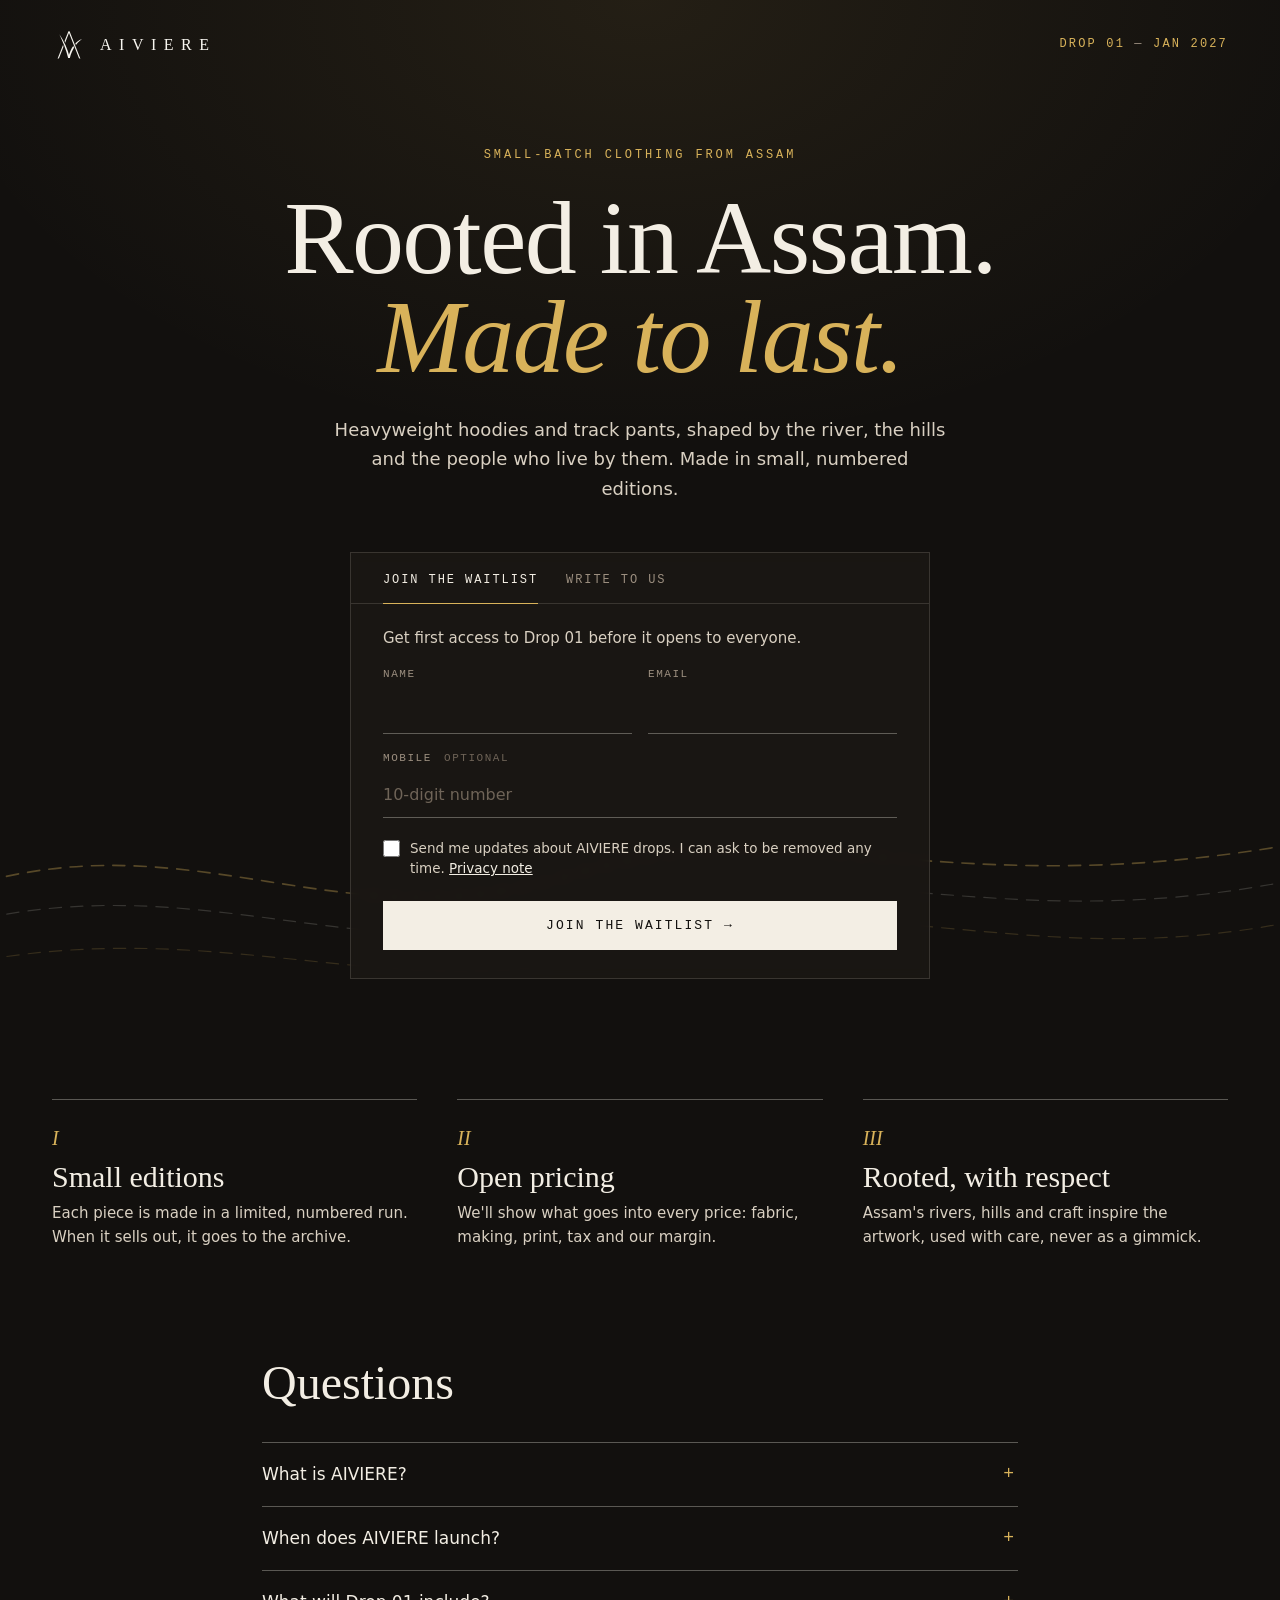
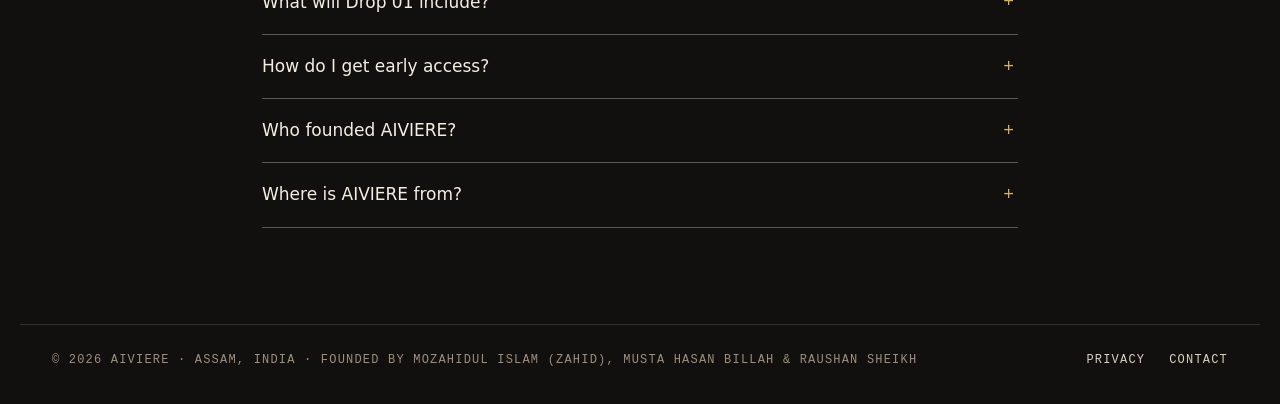
<file: index.html>
<!doctype html>
<html lang="en">
<head>
<meta charset="utf-8">
<meta http-equiv="Content-Security-Policy" content="default-src 'self'; style-src 'self' https://fonts.googleapis.com; font-src https://fonts.gstatic.com; img-src 'self' data:; script-src 'self'; connect-src https://api.web3forms.com; form-action 'none'; base-uri 'self'">
<meta name="viewport" content="width=device-width, initial-scale=1">
<title>AIVIERE — Clothing from Assam · Drop 01, January 2027</title>
<meta name="description" content="AIVIERE is a small-batch clothing label from Assam, India: heavyweight hoodies and track pants in limited, numbered editions. Drop 01 opens January 2027. Join the waitlist for early access.">
<link rel="canonical" href="https://aiviere.in/">
<meta name="theme-color" content="#12100E">
<meta property="og:type" content="website">
<meta property="og:site_name" content="AIVIERE">
<meta property="og:title" content="AIVIERE — Drop 01, January 2027">
<meta property="og:description" content="A small-batch clothing label from Assam. Join the waitlist for early access to Drop 01.">
<meta property="og:url" content="https://aiviere.in/">
<meta property="og:image" content="https://aiviere.in/assets/og-image.png">
<meta name="robots" content="index, follow">
<meta name="author" content="Mozahidul Islam (Zahid), Musta Hasan Billah and Raushan Sheikh">
<meta property="og:locale" content="en_IN">
<meta property="og:image:width" content="1200">
<meta property="og:image:height" content="630">
<meta property="og:image:alt" content="AIVIERE monogram">
<meta name="twitter:card" content="summary_large_image">
<meta name="twitter:title" content="AIVIERE — Drop 01, January 2027">
<meta name="twitter:description" content="A small-batch clothing label from Assam. Join the waitlist for early access to Drop 01.">
<meta name="twitter:image" content="https://aiviere.in/assets/og-image.png">
<script type="application/ld+json">
{
 "@context": "https://schema.org",
 "@graph": [
  {
   "@type": "Organization",
   "@id": "https://aiviere.in/#org",
   "name": "AIVIERE",
   "alternateName": "Aiviere",
   "url": "https://aiviere.in/",
   "logo": "https://aiviere.in/assets/og-image.png",
   "description": "Small-batch clothing label from Assam, India. Heavyweight hoodies and track pants in limited, numbered editions.",
   "address": {
    "@type": "PostalAddress",
    "addressRegion": "Assam",
    "addressCountry": "IN"
   },
   "founder": [
    {
     "@type": "Person",
     "name": "Mozahidul Islam",
     "alternateName": "Zahid",
     "jobTitle": "Founder",
     "worksFor": {
      "@id": "https://aiviere.in/#org"
     },
     "sameAs": [
      "https://www.instagram.com/__zahid02/",
      "https://www.linkedin.com/in/mozahidul-islam-23ba0a2b8/"
     ]
    },
    {
     "@type": "Person",
     "name": "Musta Hasan Billah",
     "jobTitle": "Co-founder",
     "worksFor": {
      "@id": "https://aiviere.in/#org"
     },
     "sameAs": [
      "https://www.instagram.com/be_a_billah/",
      "https://www.linkedin.com/in/musta-hasan-billah-656588335/"
     ]
    },
    {
     "@type": "Person",
     "name": "Raushan Sheikh",
     "jobTitle": "Co-founder",
     "worksFor": {
      "@id": "https://aiviere.in/#org"
     }
    }
   ]
  },
  {
   "@type": "WebSite",
   "@id": "https://aiviere.in/#website",
   "name": "AIVIERE",
   "url": "https://aiviere.in/",
   "inLanguage": "en-IN",
   "publisher": {
    "@id": "https://aiviere.in/#org"
   }
  },
  {
   "@type": "FAQPage",
   "@id": "https://aiviere.in/#faq",
   "mainEntity": [
    {
     "@type": "Question",
     "name": "What is AIVIERE?",
     "acceptedAnswer": {
      "@type": "Answer",
      "text": "AIVIERE is a small-batch clothing label from Assam, India. We make heavyweight hoodies and track pants in limited, numbered editions, with artwork inspired by Assam's rivers, hills and people."
     }
    },
    {
     "@type": "Question",
     "name": "When does AIVIERE launch?",
     "acceptedAnswer": {
      "@type": "Answer",
      "text": "Our first collection, Drop 01, opens in January 2027 on aiviere.in."
     }
    },
    {
     "@type": "Question",
     "name": "What will Drop 01 include?",
     "acceptedAnswer": {
      "@type": "Answer",
      "text": "Drop 01 is five pieces: three heavyweight hoodies and two pairs of track pants, each made in a limited, numbered edition."
     }
    },
    {
     "@type": "Question",
     "name": "How do I get early access?",
     "acceptedAnswer": {
      "@type": "Answer",
      "text": "Join the waitlist on this page. Waitlist members get first access to Drop 01 before it opens to everyone, and a note when it goes live."
     }
    },
    {
     "@type": "Question",
     "name": "Who founded AIVIERE?",
     "acceptedAnswer": {
      "@type": "Answer",
      "text": "AIVIERE was founded in Assam by Mozahidul Islam (known as Zahid), founder, with co-founders Musta Hasan Billah and Raushan Sheikh."
     }
    },
    {
     "@type": "Question",
     "name": "Where is AIVIERE from?",
     "acceptedAnswer": {
      "@type": "Answer",
      "text": "AIVIERE is from Assam, in northeast India. The Brahmaputra, the hills and the craft of the region shape every design."
     }
    }
   ]
  }
 ]
}
</script>
<link rel="icon" href="assets/monogram-chocolate.svg" type="image/svg+xml">
<link rel="apple-touch-icon" href="assets/og-image.png">
<link rel="preconnect" href="https://fonts.googleapis.com">
<link rel="preconnect" href="https://fonts.gstatic.com" crossorigin>
<link href="https://fonts.googleapis.com/css2?family=Cormorant+Garamond:ital,wght@0,400;0,500;1,400&family=DM+Mono:wght@400;500&family=Hanken+Grotesk:wght@400;500;600&display=swap" rel="stylesheet">
<link rel="stylesheet" href="styles.css">
</head>
<body>

<header class="site-header">
  <a href="./" class="brand" aria-label="AIVIERE home">
    <img src="assets/monogram-ivory.svg" alt="" width="34" height="34">
    <img src="assets/wordmark-ivory.svg" alt="AIVIERE" class="wordmark">
  </a>
  <span class="header-note">Drop 01 <span class="sep">—</span> Jan 2027</span>
</header>

<main>
  <section class="hero">
    <svg class="river" viewBox="0 0 1440 600" preserveAspectRatio="none" aria-hidden="true">
      <path class="r r1" d="M-40,420 C220,360 380,470 640,410 C900,350 1060,440 1480,380"></path>
      <path class="r r2" d="M-40,450 C240,400 420,500 680,440 C940,380 1120,470 1480,410"></path>
      <path class="r r3" d="M-40,485 C260,440 460,530 720,470 C980,410 1160,500 1480,445"></path>
    </svg>

    <div class="hero-inner">
      <p class="eyebrow">Small-batch clothing from Assam</p>
      <h1>Rooted in Assam.<br><em>Made to last.</em></h1>
      <p class="lede">Heavyweight hoodies and track pants, shaped by the river, the hills and the people who live by them. Made in small, numbered editions.</p>

      <div class="card" id="join">
        <div class="tabs" role="tablist" aria-label="Choose a form">
          <button type="button" role="tab" id="tab-waitlist" aria-controls="form-waitlist" aria-selected="true" class="tab">Join the waitlist</button>
          <button type="button" role="tab" id="tab-contact" aria-controls="form-contact" aria-selected="false" class="tab" tabindex="-1">Write to us</button>
        </div>

        <form id="form-waitlist" class="form" role="tabpanel" aria-labelledby="tab-waitlist" novalidate>
          <input type="hidden" name="type" value="waitlist">
          <div class="hp" aria-hidden="true"><label>Website <input type="text" name="website" tabindex="-1" autocomplete="off"></label></div>
          <p class="form-intro">Get first access to Drop 01 before it opens to everyone.</p>
          <div class="row">
            <label class="field"><span>Name</span><input type="text" name="name" autocomplete="name" maxlength="80" required></label>
            <label class="field"><span>Email</span><input type="email" name="email" autocomplete="email" maxlength="120" required></label>
          </div>
          <label class="field"><span>Mobile <i>optional</i></span><input type="tel" name="phone" autocomplete="tel" inputmode="tel" maxlength="16" placeholder="10-digit number"></label>
          <label class="check"><input type="checkbox" name="consent" value="yes" required><span>Send me updates about AIVIERE drops. I can ask to be removed any time. <a href="privacy.html">Privacy note</a></span></label>
          <button type="submit" class="btn">Join the waitlist <span aria-hidden="true">→</span></button>
          <p class="status" role="status" aria-live="polite"></p>
        </form>

        <form id="form-contact" class="form" role="tabpanel" aria-labelledby="tab-contact" novalidate hidden>
          <input type="hidden" name="type" value="contact">
          <div class="hp" aria-hidden="true"><label>Website <input type="text" name="website" tabindex="-1" autocomplete="off"></label></div>
          <p class="form-intro">Questions, collaborations or press. We'll reply by email.</p>
          <div class="row">
            <label class="field"><span>Name</span><input type="text" name="name" autocomplete="name" maxlength="80" required></label>
            <label class="field"><span>Email</span><input type="email" name="email" autocomplete="email" maxlength="120" required></label>
          </div>
          <label class="field"><span>Message</span><textarea name="message" rows="4" maxlength="2000" required></textarea></label>
          <button type="submit" class="btn">Send message <span aria-hidden="true">→</span></button>
          <p class="status" role="status" aria-live="polite"></p>
        </form>

        <div class="done" hidden tabindex="-1">
          <img src="assets/monogram-ivory.svg" alt="" width="44" height="44">
          <h2 class="done-title">You're on the list.</h2>
          <p class="done-text">We'll write to you before Drop 01 opens.</p>
        </div>
      </div>
    </div>
  </section>

  <section class="pillars" aria-label="What AIVIERE stands for">
    <article>
      <span class="num">I</span>
      <h2>Small editions</h2>
      <p>Each piece is made in a limited, numbered run. When it sells out, it goes to the archive.</p>
    </article>
    <article>
      <span class="num">II</span>
      <h2>Open pricing</h2>
      <p>We'll show what goes into every price: fabric, making, print, tax and our margin.</p>
    </article>
    <article>
      <span class="num">III</span>
      <h2>Rooted, with respect</h2>
      <p>Assam's rivers, hills and craft inspire the artwork, used with care, never as a gimmick.</p>
    </article>
  </section>

  <section class="faq" id="faq" aria-labelledby="faq-title">
    <h2 id="faq-title">Questions</h2>
    <details>
      <summary>What is AIVIERE?</summary>
      <p>AIVIERE is a small-batch clothing label from Assam, India. We make heavyweight hoodies and track pants in limited, numbered editions, with artwork inspired by Assam's rivers, hills and people.</p>
    </details>
    <details>
      <summary>When does AIVIERE launch?</summary>
      <p>Our first collection, Drop 01, opens in January 2027 on aiviere.in.</p>
    </details>
    <details>
      <summary>What will Drop 01 include?</summary>
      <p>Drop 01 is five pieces: three heavyweight hoodies and two pairs of track pants, each made in a limited, numbered edition.</p>
    </details>
    <details>
      <summary>How do I get early access?</summary>
      <p>Join the waitlist on this page. Waitlist members get first access to Drop 01 before it opens to everyone, and a note when it goes live.</p>
    </details>
    <details>
      <summary>Who founded AIVIERE?</summary>
      <p>AIVIERE was founded in Assam by Mozahidul Islam (known as Zahid), founder, with co-founders Musta Hasan Billah and Raushan Sheikh.</p>
    </details>
    <details>
      <summary>Where is AIVIERE from?</summary>
      <p>AIVIERE is from Assam, in northeast India. The Brahmaputra, the hills and the craft of the region shape every design.</p>
    </details>
  </section>
</main>

<footer class="site-footer">
  <p>© 2026 AIVIERE · Assam, India · Founded by Mozahidul Islam (Zahid), Musta Hasan Billah &amp; Raushan Sheikh</p>
  <nav aria-label="Footer"><a href="privacy.html">Privacy</a><a href="#join" data-open="contact">Contact</a></nav>
</footer>

<script src="app.js" defer></script>
</body>
</html>
</file>
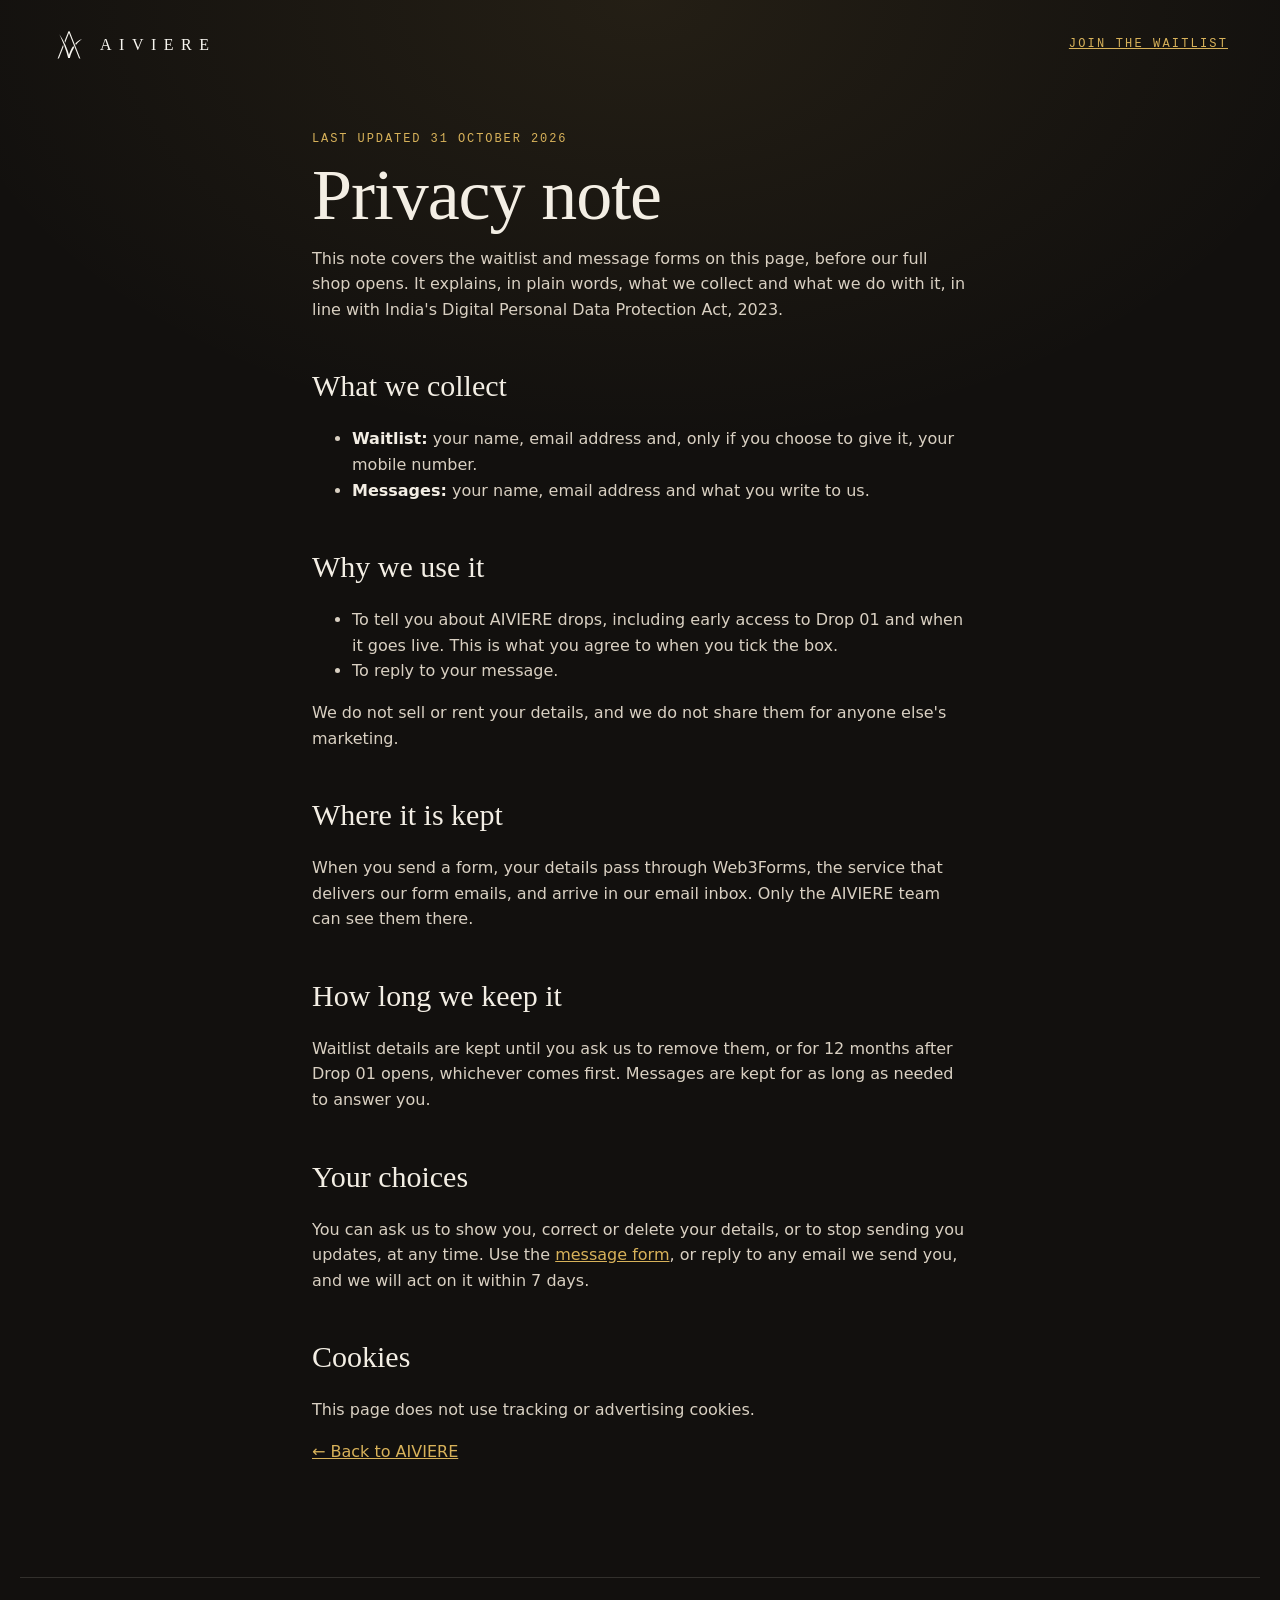
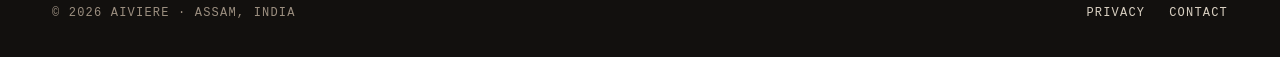
<file: privacy.html>
<!doctype html>
<html lang="en">
<head>
<meta charset="utf-8">
<meta name="theme-color" content="#12100E">
<meta http-equiv="Content-Security-Policy" content="default-src 'self'; style-src 'self' https://fonts.googleapis.com; font-src https://fonts.gstatic.com; img-src 'self' data:; script-src 'self'; connect-src https://api.web3forms.com; form-action 'none'; base-uri 'self'">
<meta name="viewport" content="width=device-width, initial-scale=1">
<title>Privacy note — AIVIERE</title>
<meta name="description" content="How AIVIERE handles the details you share when you join the waitlist or send a message.">
<link rel="canonical" href="https://aiviere.in/privacy.html">
<link rel="icon" href="assets/monogram-chocolate.svg" type="image/svg+xml">
<link rel="preconnect" href="https://fonts.googleapis.com">
<link rel="preconnect" href="https://fonts.gstatic.com" crossorigin>
<link href="https://fonts.googleapis.com/css2?family=Cormorant+Garamond:ital,wght@0,400;0,500;1,400&family=DM+Mono:wght@400;500&family=Hanken+Grotesk:wght@400;500;600&display=swap" rel="stylesheet">
<link rel="stylesheet" href="styles.css">
</head>
<body>
<header class="site-header">
  <a href="./" class="brand" aria-label="AIVIERE home">
    <img src="assets/monogram-ivory.svg" alt="" width="34" height="34">
    <img src="assets/wordmark-ivory.svg" alt="AIVIERE" class="wordmark">
  </a>
  <a href="./#join" class="header-note">Join the waitlist</a>
</header>

<main class="doc">
  <p class="updated">Last updated 31 October 2026</p>
  <h1>Privacy note</h1>
  <p>This note covers the waitlist and message forms on this page, before our full shop opens. It explains, in plain words, what we collect and what we do with it, in line with India's Digital Personal Data Protection Act, 2023.</p>

  <h2>What we collect</h2>
  <ul>
    <li><strong>Waitlist:</strong> your name, email address and, only if you choose to give it, your mobile number.</li>
    <li><strong>Messages:</strong> your name, email address and what you write to us.</li>
  </ul>

  <h2>Why we use it</h2>
  <ul>
    <li>To tell you about AIVIERE drops, including early access to Drop 01 and when it goes live. This is what you agree to when you tick the box.</li>
    <li>To reply to your message.</li>
  </ul>
  <p>We do not sell or rent your details, and we do not share them for anyone else's marketing.</p>

  <h2>Where it is kept</h2>
  <p>When you send a form, your details pass through Web3Forms, the service that delivers our form emails, and arrive in our email inbox. Only the AIVIERE team can see them there.</p>

  <h2>How long we keep it</h2>
  <p>Waitlist details are kept until you ask us to remove them, or for 12 months after Drop 01 opens, whichever comes first. Messages are kept for as long as needed to answer you.</p>

  <h2>Your choices</h2>
  <p>You can ask us to show you, correct or delete your details, or to stop sending you updates, at any time. Use the <a href="./?form=contact#join">message form</a>, or reply to any email we send you, and we will act on it within 7 days.</p>

  <h2>Cookies</h2>
  <p>This page does not use tracking or advertising cookies.</p>

  <p><a href="./">← Back to AIVIERE</a></p>
</main>

<footer class="site-footer">
  <p>© 2026 AIVIERE · Assam, India</p>
  <nav aria-label="Footer"><a href="privacy.html">Privacy</a><a href="./?form=contact#join">Contact</a></nav>
</footer>
</body>
</html>
</file>
<file: styles.css>
:root {
  --bg: #12100E;
  --bg-2: #1B1814;
  --ivory: #F3EEE4;
  --text: #D9D0C2;
  --muted: #9C8F80;
  --line: rgba(243, 238, 228, 0.14);
  --line-strong: rgba(243, 238, 228, 0.32);
  --gold: #D8B25A;
  --gold-deep: #A67C00;
  --error: #F08A7A;
  --serif: 'Cormorant Garamond', Georgia, serif;
  --sans: 'Hanken Grotesk', system-ui, -apple-system, 'Segoe UI', sans-serif;
  --mono: 'DM Mono', ui-monospace, Menlo, monospace;
}

*, *::before, *::after { box-sizing: border-box; }
[hidden] { display: none !important; }
html { -webkit-text-size-adjust: 100%; scroll-behavior: smooth; }
body {
  margin: 0;
  background: radial-gradient(ellipse 80% 640px at 50% 0%, rgba(216, 178, 90, 0.09), transparent 70%) no-repeat, var(--bg);
  color: var(--text);
  font-family: var(--sans);
  font-size: 16px;
  line-height: 1.6;
}
img { display: block; max-width: 100%; }
a { color: inherit; }
:focus-visible { outline: 2px solid var(--gold); outline-offset: 3px; }

/* Header */
.site-header {
  position: relative;
  z-index: 2;
  max-width: 1240px;
  margin: 0 auto;
  padding: 28px 32px;
  display: flex;
  justify-content: space-between;
  align-items: center;
}
.brand { display: flex; align-items: center; gap: 14px; text-decoration: none; }
.brand .wordmark { height: 16px; width: auto; }
.header-note {
  font-family: var(--mono);
  font-size: 12px;
  letter-spacing: 0.18em;
  text-transform: uppercase;
  color: var(--gold);
}
.header-note .sep { color: var(--muted); }

/* Hero */
.hero {
  position: relative;
  overflow: hidden;
  padding: 56px 32px 120px;
}
.river {
  position: absolute;
  left: 0;
  bottom: 0;
  width: 100%;
  height: 70%;
  pointer-events: none;
}
.river .r { fill: none; stroke-linecap: round; stroke-dasharray: 14 10; animation: flow 18s linear infinite; }
.river .r1 { stroke: rgba(216, 178, 90, 0.35); stroke-width: 1.4; }
.river .r2 { stroke: rgba(243, 238, 228, 0.16); stroke-width: 1; animation-duration: 24s; }
.river .r3 { stroke: rgba(216, 178, 90, 0.18); stroke-width: 1; animation-duration: 30s; }
@keyframes flow { to { stroke-dashoffset: -480; } }

.hero-inner {
  position: relative;
  z-index: 1;
  max-width: 760px;
  margin: 0 auto;
  text-align: center;
}
.eyebrow {
  margin: 0 0 24px;
  font-family: var(--mono);
  font-size: 12px;
  letter-spacing: 0.24em;
  text-transform: uppercase;
  color: var(--gold);
}
h1 {
  margin: 0;
  font-family: var(--serif);
  font-weight: 400;
  font-size: clamp(48px, 8.4vw, 104px);
  line-height: 0.95;
  letter-spacing: -0.015em;
  color: var(--ivory);
}
h1 em { font-style: italic; color: var(--gold); }
.lede {
  margin: 28px auto 0;
  max-width: 34em;
  font-size: 18px;
  line-height: 1.65;
  color: var(--text);
}

/* Form card */
.card {
  margin: 48px auto 0;
  max-width: 580px;
  text-align: left;
  background: rgba(27, 24, 20, 0.86);
  border: 1px solid var(--line);
  backdrop-filter: blur(6px);
  -webkit-backdrop-filter: blur(6px);
  padding: 0 32px 28px;
  scroll-margin-top: 24px;
}
.tabs { display: flex; gap: 28px; border-bottom: 1px solid var(--line); margin: 0 -32px 22px; padding: 0 32px; }
.tab {
  appearance: none;
  background: none;
  border: 0;
  border-bottom: 1px solid transparent;
  margin-bottom: -1px;
  padding: 20px 0 16px;
  font-family: var(--mono);
  font-size: 12px;
  letter-spacing: 0.16em;
  text-transform: uppercase;
  color: var(--muted);
  cursor: pointer;
}
.tab:hover { color: var(--ivory); }
.tab[aria-selected="true"] { color: var(--ivory); border-bottom-color: var(--gold); }

.form { display: flex; flex-direction: column; gap: 16px; }
.form-intro { margin: 0; font-size: 15px; color: var(--text); }
.row { display: grid; grid-template-columns: 1fr 1fr; gap: 16px; }
.field { display: flex; flex-direction: column; gap: 6px; }
.field > span {
  font-family: var(--mono);
  font-size: 11px;
  letter-spacing: 0.14em;
  text-transform: uppercase;
  color: var(--muted);
}
.field i { font-style: normal; color: #6F6458; margin-left: 4px; }
.field input, .field textarea {
  width: 100%;
  font: inherit;
  font-size: 16px;
  color: var(--ivory);
  background: transparent;
  border: 0;
  border-bottom: 1px solid var(--line-strong);
  border-radius: 0;
  padding: 8px 0 10px;
}
.field input::placeholder { color: #6F6458; }
.field textarea { resize: vertical; min-height: 96px; }
.field input:focus, .field textarea:focus { outline: none; border-bottom-color: var(--gold); }
.field input:focus-visible, .field textarea:focus-visible { outline: none; box-shadow: 0 1px 0 0 var(--gold); }
.field input[aria-invalid="true"], .field textarea[aria-invalid="true"] { border-bottom-color: var(--error); }
.check { display: flex; gap: 10px; align-items: flex-start; font-size: 13.5px; line-height: 1.5; color: var(--text); margin-top: 4px; }
.check input { width: 17px; height: 17px; margin: 2px 0 0; accent-color: var(--gold); flex: 0 0 auto; }
.check a { color: var(--ivory); }
.btn {
  appearance: none;
  border: 0;
  background: var(--ivory);
  color: var(--bg);
  font-family: var(--mono);
  font-size: 13px;
  font-weight: 500;
  letter-spacing: 0.16em;
  text-transform: uppercase;
  padding: 17px 20px;
  cursor: pointer;
  margin-top: 6px;
  transition: background 0.2s ease;
}
.btn:hover { background: var(--gold); }
.btn[disabled] { opacity: 0.6; cursor: wait; }
.status { margin: 0; min-height: 1.4em; font-size: 14px; }
.status:empty { display: none; }
.status.error { color: var(--error); }
.hp { position: absolute; left: -10000px; width: 1px; height: 1px; overflow: hidden; }

.done { text-align: center; padding: 40px 8px 20px; display: flex; flex-direction: column; align-items: center; gap: 10px; outline: none; }
.done-title { margin: 8px 0 0; font-family: var(--serif); font-weight: 400; font-size: 40px; line-height: 1.1; color: var(--ivory); }
.done-text { margin: 0; }

/* Pillars */
.pillars {
  max-width: 1240px;
  margin: 0 auto;
  padding: 0 32px 96px;
  display: grid;
  grid-template-columns: repeat(3, minmax(0, 1fr));
  gap: 40px;
}
.pillars article { border-top: 1px solid var(--line-strong); padding-top: 22px; }
.pillars .num { font-family: var(--serif); font-style: italic; font-size: 20px; color: var(--gold); }
.pillars h2 { margin: 6px 0 8px; font-family: var(--serif); font-weight: 400; font-size: 30px; line-height: 1.1; color: var(--ivory); }
.pillars p { margin: 0; font-size: 15px; color: var(--text); }

/* Footer */
.site-footer {
  border-top: 1px solid var(--line);
  max-width: 1240px;
  margin: 0 auto;
  padding: 26px 32px 34px;
  display: flex;
  flex-wrap: wrap;
  justify-content: space-between;
  gap: 12px 24px;
  font-family: var(--mono);
  font-size: 12px;
  letter-spacing: 0.1em;
  text-transform: uppercase;
  color: var(--muted);
}
.site-footer p { margin: 0; }
.site-footer nav { display: flex; gap: 24px; }
.site-footer a { text-decoration: none; color: var(--text); }
.site-footer a:hover { color: var(--gold); }

/* Privacy page */
.doc { max-width: 720px; margin: 0 auto; padding: 40px 32px 96px; }
.doc h1 { font-size: clamp(44px, 7vw, 72px); margin-top: 12px; }
.doc h2 { margin: 40px 0 8px; font-family: var(--serif); font-weight: 400; font-size: 30px; color: var(--ivory); }
.doc p, .doc li { font-size: 16px; }
.doc strong { color: var(--ivory); font-weight: 600; }
.doc a { color: var(--gold); }
.doc .updated { font-family: var(--mono); font-size: 12px; letter-spacing: 0.16em; text-transform: uppercase; color: var(--gold); margin: 0; }

@media (max-width: 860px) {
  .pillars { grid-template-columns: 1fr; gap: 28px; padding-bottom: 72px; }
}
@media (max-width: 560px) {
  .site-header { padding: 20px 16px; }
  .brand .wordmark { height: 13px; }
  .header-note { font-size: 10.5px; letter-spacing: 0.12em; }
  .hero { padding: 36px 16px 88px; }
  .lede { font-size: 16.5px; }
  .card { padding: 0 20px 22px; margin-top: 36px; }
  .tabs { margin: 0 -20px 20px; padding: 0 20px; gap: 22px; }
  .tab { font-size: 11px; letter-spacing: 0.12em; }
  .row { grid-template-columns: 1fr; }
  .pillars { padding: 0 16px 64px; }
  .site-footer { padding: 22px 16px 30px; }
  .doc { padding: 24px 16px 72px; }
}
@media (prefers-reduced-motion: reduce) {
  html { scroll-behavior: auto; }
  .river .r { animation: none; }
}

/* FAQ */
.faq { max-width: 820px; margin: 0 auto; padding: 0 32px 96px; }
.faq h2 { margin: 0 0 20px; font-family: var(--serif); font-weight: 400; font-size: clamp(34px, 5vw, 48px); color: var(--ivory); }
.faq details { border-top: 1px solid var(--line-strong); }
.faq details:last-of-type { border-bottom: 1px solid var(--line-strong); }
.faq summary {
  list-style: none;
  cursor: pointer;
  padding: 18px 36px 18px 0;
  position: relative;
  font-size: 17px;
  color: var(--ivory);
}
.faq summary::-webkit-details-marker { display: none; }
.faq summary::after {
  content: '+';
  position: absolute;
  right: 4px;
  top: 50%;
  transform: translateY(-50%);
  font-family: var(--mono);
  font-size: 18px;
  color: var(--gold);
}
.faq details[open] summary::after { content: '−'; }
.faq details p { margin: 0 0 20px; max-width: 40em; color: var(--text); }
@media (max-width: 560px) { .faq { padding: 0 16px 64px; } }
</file>
